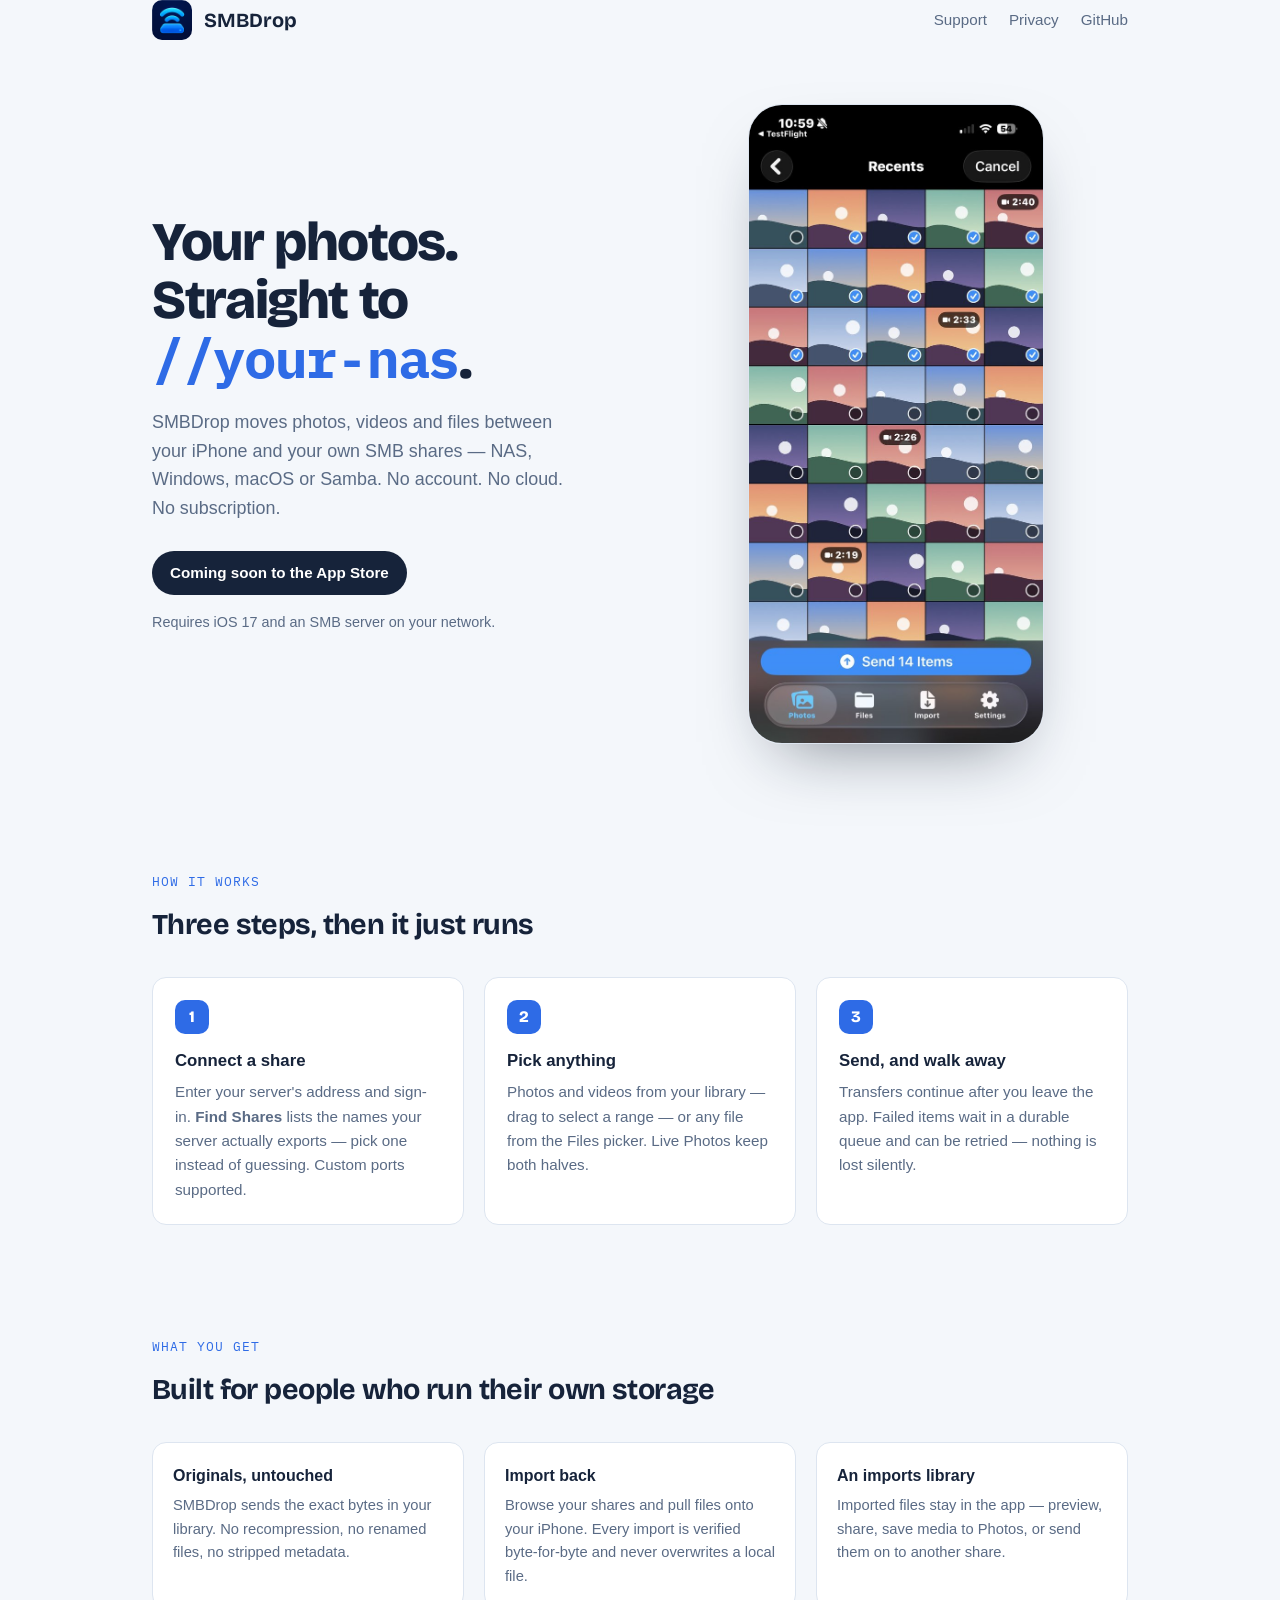
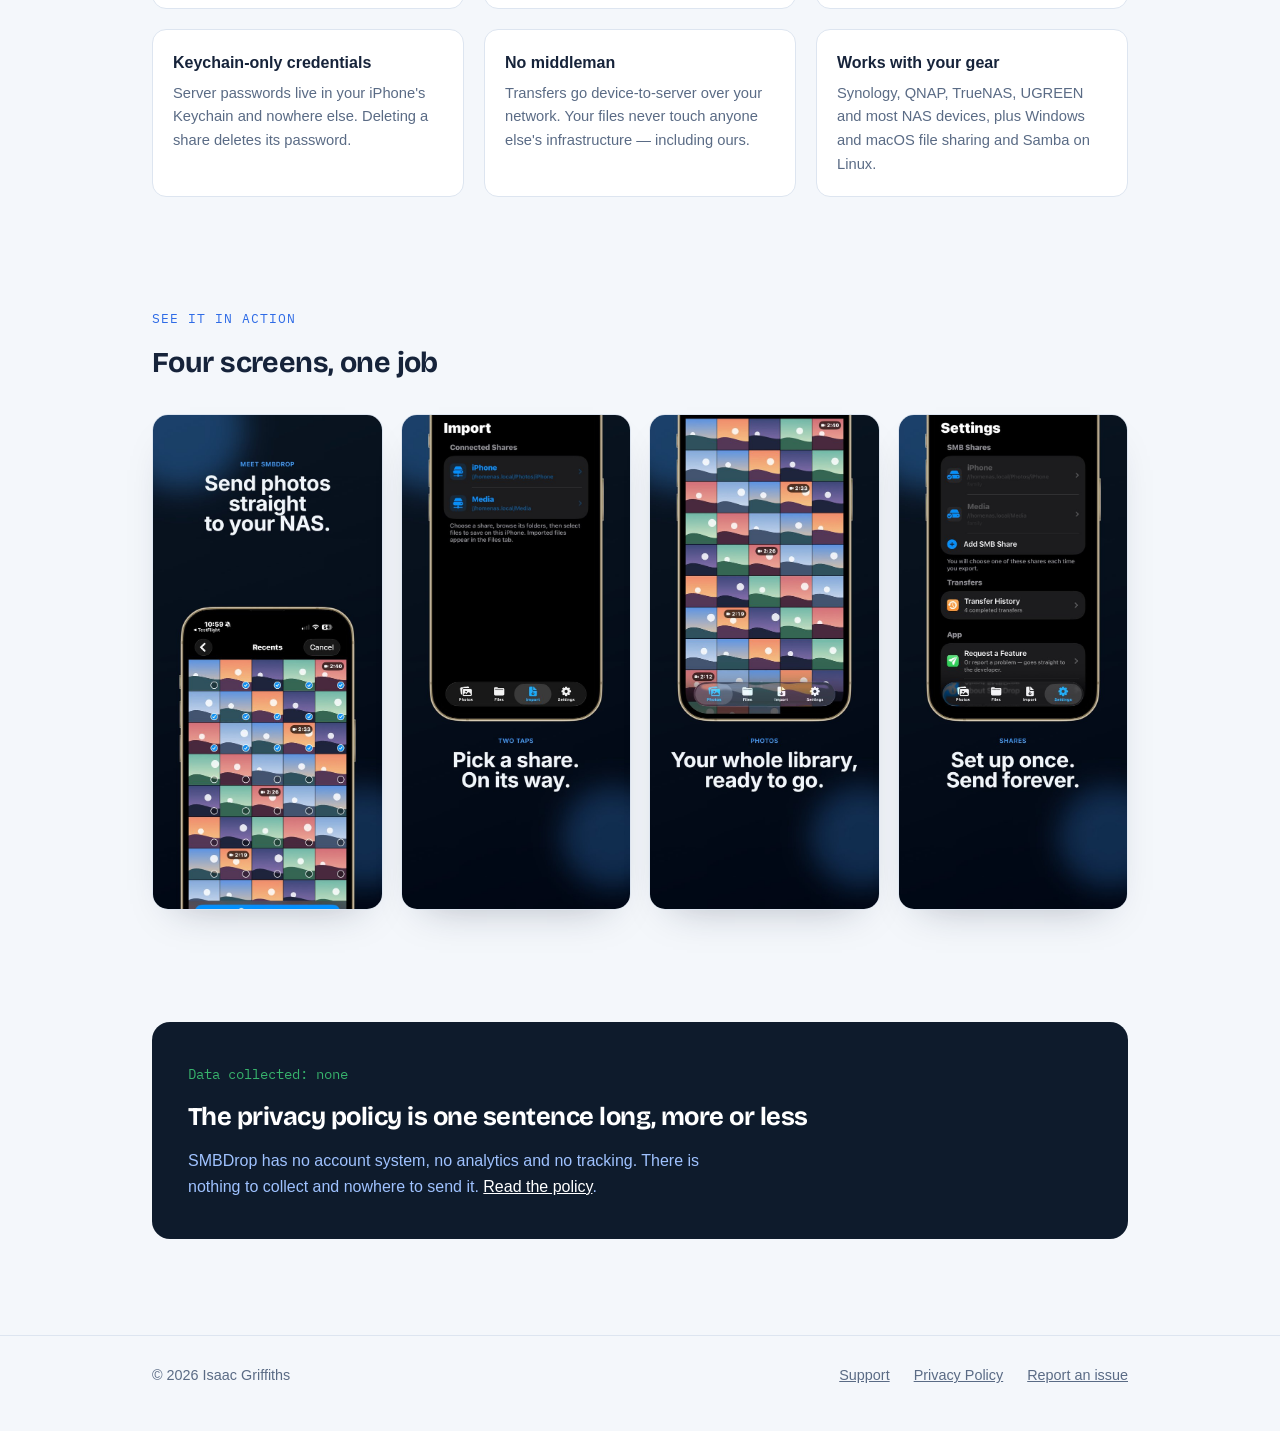
<file: index.html>
<!DOCTYPE html>
<html lang="en">
<head>
<meta charset="utf-8">
<meta name="viewport" content="width=device-width, initial-scale=1">
<title>SMBDrop — send photos and files to your own NAS</title>
<meta name="description" content="SMBDrop moves photos, videos and files between your iPhone and your own SMB shares. No account, no cloud, no subscription.">
<link rel="icon" type="image/png" sizes="64x64" href="icon-64.png">
<link rel="apple-touch-icon" href="icon-180.png">
<link rel="preconnect" href="https://fonts.googleapis.com">
<link rel="preconnect" href="https://fonts.gstatic.com" crossorigin>
<link href="https://fonts.googleapis.com/css2?family=Bricolage+Grotesque:wght@600;700;800&family=IBM+Plex+Mono:wght@400;600&display=swap" rel="stylesheet">
<link rel="stylesheet" href="styles.css">
</head>
<body>

<header class="wrap">
  <div class="nav">
    <img src="icon-180.png" alt="" width="40" height="40">
    <span class="name">SMBDrop</span>
    <nav>
      <a href="support.html">Support</a>
      <a href="privacy.html">Privacy</a>
      <a href="https://github.com/isaacgriffiths/SMBDrop">GitHub</a>
    </nav>
  </div>
</header>

<main class="wrap">
  <div class="hero">
    <div>
      <h1 class="display">Your photos.<br>Straight to <span class="path mono">//your&#8209;nas</span>.</h1>
      <p class="sub">SMBDrop moves photos, videos and files between your iPhone and your own SMB shares — NAS, Windows, macOS or Samba. No account. No cloud. No subscription.</p>
      <div class="actions">
        <span class="badge">Coming soon to the App&nbsp;Store</span>
        <span class="hint">Requires iOS 17 and an SMB server on your network.</span>
      </div>
    </div>

    <div class="hero-shot">
      <img src="shots/hero-app.jpg" alt="SMBDrop's photo picker with fourteen photos selected and a Send button ready" width="640" height="1391" fetchpriority="high">
    </div>
  </div>

  <section id="how">
    <p class="eyebrow">How it works</p>
    <h2 class="display">Three steps, then it just runs</h2>
    <div class="steps">
      <div class="step">
        <h3>Connect a share</h3>
        <p>Enter your server's address and sign-in. <strong>Find Shares</strong> lists the names your server actually exports — pick one instead of guessing. Custom ports supported.</p>
      </div>
      <div class="step">
        <h3>Pick anything</h3>
        <p>Photos and videos from your library — drag to select a range — or any file from the Files picker. Live Photos keep both halves.</p>
      </div>
      <div class="step">
        <h3>Send, and walk away</h3>
        <p>Transfers continue after you leave the app. Failed items wait in a durable queue and can be retried — nothing is lost silently.</p>
      </div>
    </div>
  </section>

  <section id="features">
    <p class="eyebrow">What you get</p>
    <h2 class="display">Built for people who run their own storage</h2>
    <div class="grid">
      <div class="cell"><h3>Originals, untouched</h3><p>SMBDrop sends the exact bytes in your library. No recompression, no renamed files, no stripped metadata.</p></div>
      <div class="cell"><h3>Import back</h3><p>Browse your shares and pull files onto your iPhone. Every import is verified byte-for-byte and never overwrites a local file.</p></div>
      <div class="cell"><h3>An imports library</h3><p>Imported files stay in the app — preview, share, save media to Photos, or send them on to another share.</p></div>
      <div class="cell"><h3>Keychain-only credentials</h3><p>Server passwords live in your iPhone's Keychain and nowhere else. Deleting a share deletes its password.</p></div>
      <div class="cell"><h3>No middleman</h3><p>Transfers go device-to-server over your network. Your files never touch anyone else's infrastructure — including ours.</p></div>
      <div class="cell"><h3>Works with your gear</h3><p>Synology, QNAP, TrueNAS, UGREEN and most NAS devices, plus Windows and macOS file sharing and Samba on Linux.</p></div>
    </div>
  </section>

  <section id="screens">
    <p class="eyebrow">See it in action</p>
    <h2 class="display">Four screens, one job</h2>
    <div class="shots">
      <img src="shots/send.jpg" alt="Selecting fourteen photos in SMBDrop with a Send button ready" loading="lazy" width="640" height="1385">
      <img src="shots/import.jpg" alt="The Import tab listing two connected SMB shares" loading="lazy" width="640" height="1385">
      <img src="shots/hero.jpg" alt="The photo library grid with photos and videos ready to send" loading="lazy" width="640" height="1385">
      <img src="shots/manage.jpg" alt="Settings with saved SMB shares and transfer history" loading="lazy" width="640" height="1385">
    </div>
  </section>

  <section>
    <div class="band">
      <p class="mono-line">Data collected: none</p>
      <h2>The privacy policy is one sentence long, more or less</h2>
      <p>SMBDrop has no account system, no analytics and no tracking. There is nothing to collect and nowhere to send it. <a href="privacy.html">Read the policy</a>.</p>
    </div>
  </section>
</main>

<footer>
  <div class="wrap cols">
    <span>© 2026 Isaac Griffiths</span>
    <span class="spacer"></span>
    <a href="support.html">Support</a>
    <a href="privacy.html">Privacy Policy</a>
    <a href="https://github.com/isaacgriffiths/SMBDrop/issues">Report an issue</a>
  </div>
</footer>

</body>
</html>
</file>
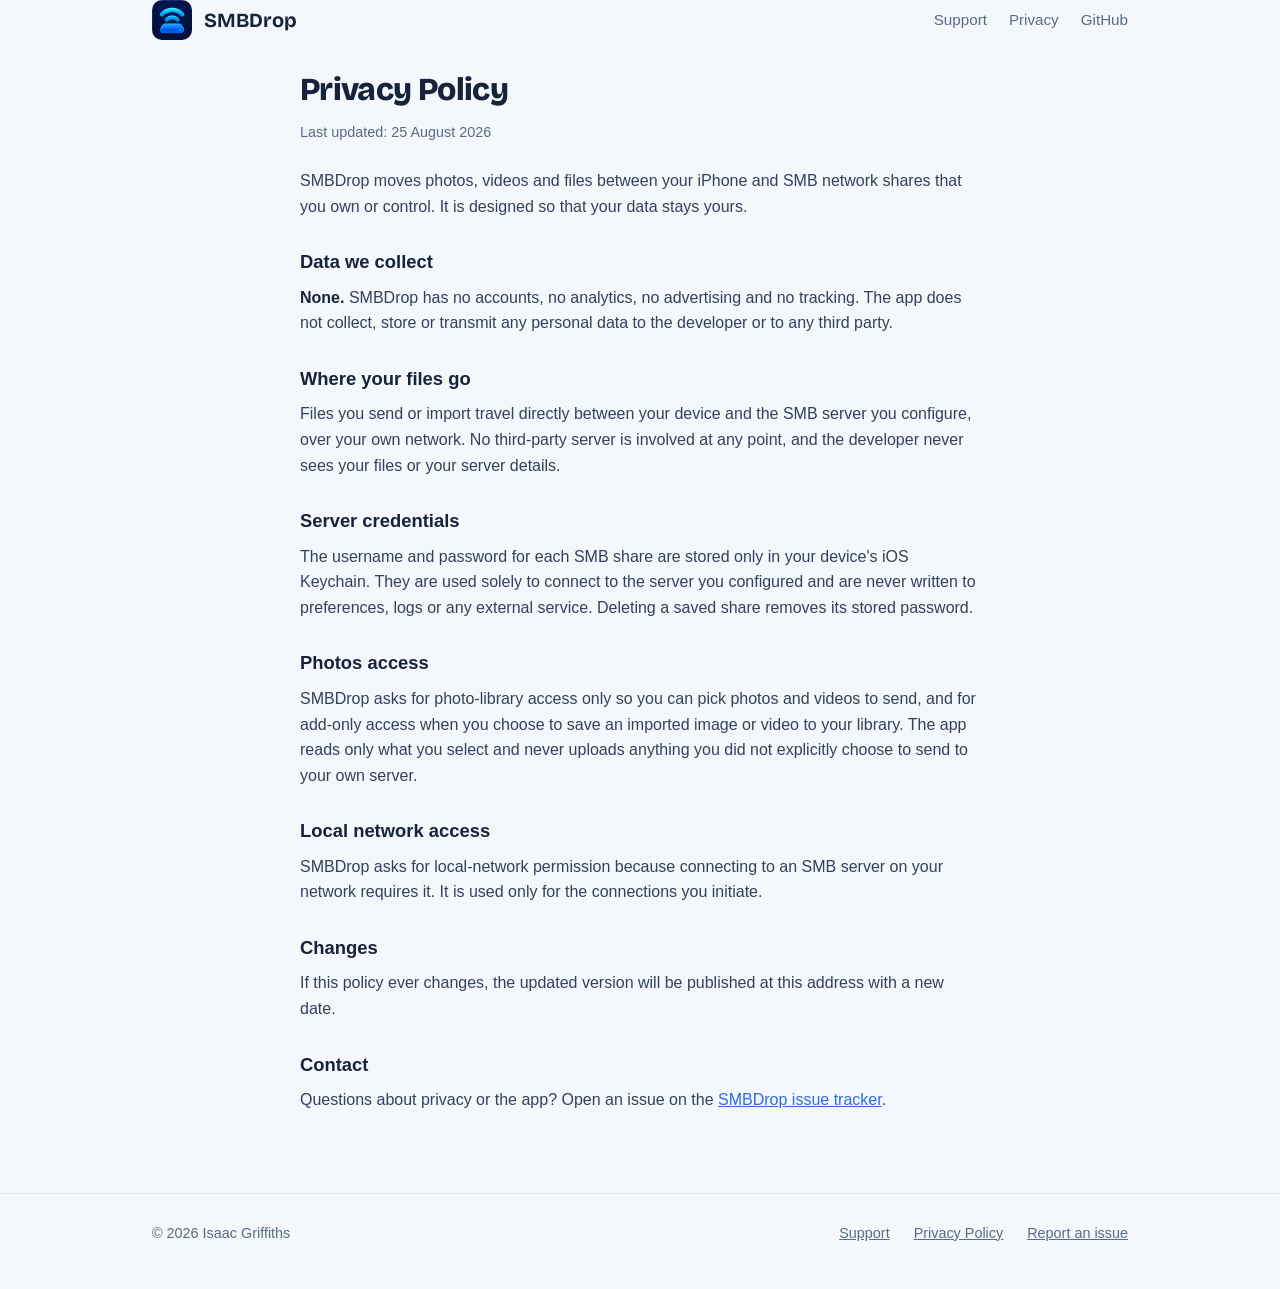
<file: privacy.html>
<!DOCTYPE html>
<html lang="en">
<head>
<meta charset="utf-8">
<meta name="viewport" content="width=device-width, initial-scale=1">
<title>SMBDrop — Privacy Policy</title>
<link rel="icon" type="image/png" sizes="64x64" href="icon-64.png">
<link rel="apple-touch-icon" href="icon-180.png">
<link rel="preconnect" href="https://fonts.googleapis.com">
<link rel="preconnect" href="https://fonts.gstatic.com" crossorigin>
<link href="https://fonts.googleapis.com/css2?family=Bricolage+Grotesque:wght@600;700;800&family=IBM+Plex+Mono:wght@400;600&display=swap" rel="stylesheet">
<link rel="stylesheet" href="styles.css">
</head>
<body>

<header class="wrap">
  <div class="nav">
    <a href="index.html" style="display:flex;align-items:center;gap:12px;text-decoration:none;color:inherit">
      <img src="icon-180.png" alt="" width="40" height="40">
      <span class="name">SMBDrop</span>
    </a>
    <nav>
      <a href="support.html">Support</a>
      <a href="privacy.html">Privacy</a>
      <a href="https://github.com/isaacgriffiths/SMBDrop">GitHub</a>
    </nav>
  </div>
</header>

<main class="wrap">
<article>
<h1>Privacy Policy</h1>
<p class="updated">Last updated: 25 August 2026</p>

<p>SMBDrop moves photos, videos and files between your iPhone and SMB network shares that you own or control. It is designed so that your data stays yours.</p>

<h2>Data we collect</h2>
<p><strong>None.</strong> SMBDrop has no accounts, no analytics, no advertising and no tracking. The app does not collect, store or transmit any personal data to the developer or to any third party.</p>

<h2>Where your files go</h2>
<p>Files you send or import travel directly between your device and the SMB server you configure, over your own network. No third-party server is involved at any point, and the developer never sees your files or your server details.</p>

<h2>Server credentials</h2>
<p>The username and password for each SMB share are stored only in your device's iOS Keychain. They are used solely to connect to the server you configured and are never written to preferences, logs or any external service. Deleting a saved share removes its stored password.</p>

<h2>Photos access</h2>
<p>SMBDrop asks for photo-library access only so you can pick photos and videos to send, and for add-only access when you choose to save an imported image or video to your library. The app reads only what you select and never uploads anything you did not explicitly choose to send to your own server.</p>

<h2>Local network access</h2>
<p>SMBDrop asks for local-network permission because connecting to an SMB server on your network requires it. It is used only for the connections you initiate.</p>

<h2>Changes</h2>
<p>If this policy ever changes, the updated version will be published at this address with a new date.</p>

<h2>Contact</h2>
<p>Questions about privacy or the app? Open an issue on the <a href="https://github.com/isaacgriffiths/SMBDrop/issues">SMBDrop issue tracker</a>.</p>
</article>
</main>

<footer>
  <div class="wrap cols">
    <span>© 2026 Isaac Griffiths</span>
    <span class="spacer"></span>
    <a href="support.html">Support</a>
    <a href="privacy.html">Privacy Policy</a>
    <a href="https://github.com/isaacgriffiths/SMBDrop/issues">Report an issue</a>
  </div>
</footer>

</body>
</html>
</file>
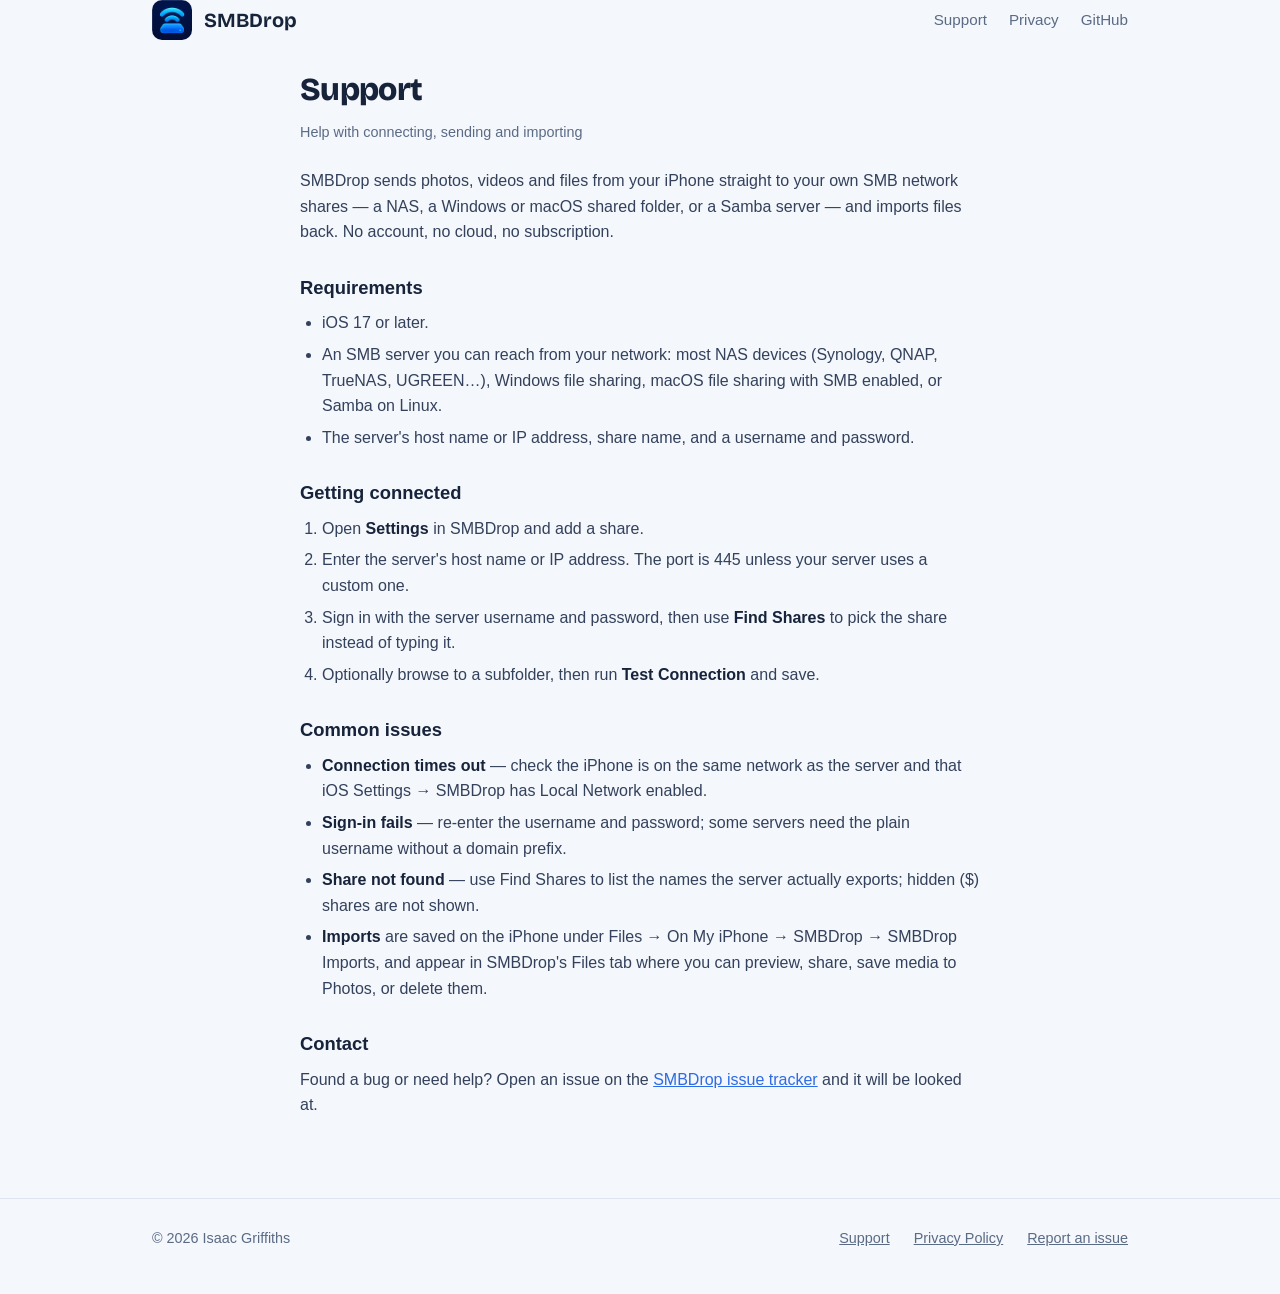
<file: support.html>
<!DOCTYPE html>
<html lang="en">
<head>
<meta charset="utf-8">
<meta name="viewport" content="width=device-width, initial-scale=1">
<title>SMBDrop — Support</title>
<link rel="icon" type="image/png" sizes="64x64" href="icon-64.png">
<link rel="apple-touch-icon" href="icon-180.png">
<link rel="preconnect" href="https://fonts.googleapis.com">
<link rel="preconnect" href="https://fonts.gstatic.com" crossorigin>
<link href="https://fonts.googleapis.com/css2?family=Bricolage+Grotesque:wght@600;700;800&family=IBM+Plex+Mono:wght@400;600&display=swap" rel="stylesheet">
<link rel="stylesheet" href="styles.css">
</head>
<body>

<header class="wrap">
  <div class="nav">
    <a href="index.html" style="display:flex;align-items:center;gap:12px;text-decoration:none;color:inherit">
      <img src="icon-180.png" alt="" width="40" height="40">
      <span class="name">SMBDrop</span>
    </a>
    <nav>
      <a href="support.html">Support</a>
      <a href="privacy.html">Privacy</a>
      <a href="https://github.com/isaacgriffiths/SMBDrop">GitHub</a>
    </nav>
  </div>
</header>

<main class="wrap">
<article>
<h1>Support</h1>
<p class="updated">Help with connecting, sending and importing</p>

<p>SMBDrop sends photos, videos and files from your iPhone straight to your own SMB network shares — a NAS, a Windows or macOS shared folder, or a Samba server — and imports files back. No account, no cloud, no subscription.</p>

<h2>Requirements</h2>
<ul>
  <li>iOS 17 or later.</li>
  <li>An SMB server you can reach from your network: most NAS devices (Synology, QNAP, TrueNAS, UGREEN…), Windows file sharing, macOS file sharing with SMB enabled, or Samba on Linux.</li>
  <li>The server's host name or IP address, share name, and a username and password.</li>
</ul>

<h2>Getting connected</h2>
<ol>
  <li>Open <strong>Settings</strong> in SMBDrop and add a share.</li>
  <li>Enter the server's host name or IP address. The port is 445 unless your server uses a custom one.</li>
  <li>Sign in with the server username and password, then use <strong>Find Shares</strong> to pick the share instead of typing it.</li>
  <li>Optionally browse to a subfolder, then run <strong>Test Connection</strong> and save.</li>
</ol>

<h2>Common issues</h2>
<ul>
  <li><strong>Connection times out</strong> — check the iPhone is on the same network as the server and that iOS Settings → SMBDrop has Local Network enabled.</li>
  <li><strong>Sign-in fails</strong> — re-enter the username and password; some servers need the plain username without a domain prefix.</li>
  <li><strong>Share not found</strong> — use Find Shares to list the names the server actually exports; hidden ($) shares are not shown.</li>
  <li><strong>Imports</strong> are saved on the iPhone under Files → On My iPhone → SMBDrop → SMBDrop Imports, and appear in SMBDrop's Files tab where you can preview, share, save media to Photos, or delete them.</li>
</ul>

<h2>Contact</h2>
<p>Found a bug or need help? Open an issue on the <a href="https://github.com/isaacgriffiths/SMBDrop/issues">SMBDrop issue tracker</a> and it will be looked at.</p>
</article>
</main>

<footer>
  <div class="wrap cols">
    <span>© 2026 Isaac Griffiths</span>
    <span class="spacer"></span>
    <a href="support.html">Support</a>
    <a href="privacy.html">Privacy Policy</a>
    <a href="https://github.com/isaacgriffiths/SMBDrop/issues">Report an issue</a>
  </div>
</footer>

</body>
</html>
</file>
<file: styles.css>
/* SMBDrop site — palette drawn from the app icon's deep blue */
:root {
  --paper: #f4f7fb;
  --ink: #16233a;
  --muted: #5a6b85;
  --panel: #0e1b2c;
  --panel-line: #21344e;
  --blue: #2e6be6;
  --sky: #9fc2ff;
  --green: #37b26c;
  --card: #ffffff;
  --line: #dde5f0;
}

* { margin: 0; padding: 0; box-sizing: border-box; }

html { scroll-behavior: smooth; }

body {
  background: var(--paper);
  color: var(--ink);
  font-family: -apple-system, BlinkMacSystemFont, "Segoe UI", Roboto, "Helvetica Neue", sans-serif;
  line-height: 1.6;
  -webkit-font-smoothing: antialiased;
}

.display { font-family: "Bricolage Grotesque", -apple-system, "Segoe UI", sans-serif; }
.mono { font-family: "IBM Plex Mono", ui-monospace, SFMono-Regular, Menlo, Consolas, monospace; }

.wrap { max-width: 1020px; margin: 0 auto; padding: 0 22px; }

/* Header */
header { padding: 20px 0; }
.nav { display: flex; align-items: center; gap: 12px; }
.nav img { width: 40px; height: 40px; border-radius: 10px; }
.nav .name {
  font-family: "Bricolage Grotesque", sans-serif;
  font-weight: 700; font-size: 1.25rem; letter-spacing: -0.01em;
}
.nav nav { margin-left: auto; display: flex; gap: 22px; }
.nav a { color: var(--muted); text-decoration: none; font-size: 0.95rem; }
.nav a:hover, .nav a:focus-visible { color: var(--blue); }
a:focus-visible { outline: 2px solid var(--blue); outline-offset: 3px; border-radius: 2px; }

/* Hero */
.hero { display: grid; grid-template-columns: 1fr 1fr; gap: 48px; align-items: center; padding: 64px 0 72px; }
.hero h1 {
  font-family: "Bricolage Grotesque", sans-serif;
  font-weight: 800; font-size: clamp(2.2rem, 5vw, 3.4rem);
  line-height: 1.06; letter-spacing: -0.025em;
}
.hero h1 .path { color: var(--blue); white-space: nowrap; }
.hero .sub { margin-top: 18px; font-size: 1.12rem; color: var(--muted); max-width: 42ch; }
.hero .actions { margin-top: 28px; display: flex; align-items: center; gap: 16px; flex-wrap: wrap; }
.badge {
  display: inline-block; padding: 10px 18px; border-radius: 999px;
  background: var(--ink); color: #fff; font-weight: 600; font-size: 0.95rem;
  text-decoration: none;
}
.hint { color: var(--muted); font-size: 0.9rem; }

/* Hero app screenshot */
.hero-shot { display: flex; justify-content: center; }
.hero-shot img {
  width: auto; max-width: 100%; max-height: 640px;
  border-radius: 34px;
  border: 1px solid var(--line);
  box-shadow: 0 30px 70px -32px rgba(14, 27, 44, 0.55);
}

/* Transfer ledger — the signature (kept for reuse) */
.ledger {
  background: var(--panel); border-radius: 16px; padding: 22px 20px 18px;
  color: var(--sky); box-shadow: 0 24px 60px -28px rgba(14, 27, 44, 0.55);
  font-size: 0.82rem;
}
.ledger .dest {
  color: #fff; font-weight: 600; padding-bottom: 12px; margin-bottom: 6px;
  border-bottom: 1px solid var(--panel-line); font-size: 0.85rem;
}
.ledger .dest .arrow { color: var(--green); }
.row { display: grid; grid-template-columns: minmax(0, 1fr) 92px 44px; gap: 12px; align-items: center; padding: 8px 0; }
.row .file { overflow: hidden; text-overflow: ellipsis; white-space: nowrap; }
.bar { height: 5px; background: var(--panel-line); border-radius: 3px; overflow: hidden; }
.bar i { display: block; height: 100%; background: var(--blue); border-radius: 3px; width: 0; animation: fill 2.6s ease-out forwards; }
.row .pct { text-align: right; color: var(--muted); }
.row.done .pct { color: var(--green); }
.row.done .bar i { background: var(--green); }
.r1 i { animation-delay: 0.2s; }
.r2 i { animation-delay: 0.9s; }
.r3 i { animation-delay: 1.7s; }
.r4 i { animation-delay: 2.6s; animation-duration: 3.4s; }
.ledger .foot { margin-top: 10px; padding-top: 12px; border-top: 1px solid var(--panel-line); color: var(--muted); font-size: 0.78rem; }

@keyframes fill { from { width: 0; } to { width: 100%; } }
@media (prefers-reduced-motion: reduce) {
  .bar i { animation: none; width: 100%; }
  html { scroll-behavior: auto; }
}

/* Sections */
section { padding: 56px 0; }
.eyebrow {
  font-family: "IBM Plex Mono", monospace; font-size: 0.8rem; letter-spacing: 0.08em;
  text-transform: uppercase; color: var(--blue); margin-bottom: 10px;
}
h2.display { font-weight: 700; font-size: 1.8rem; letter-spacing: -0.02em; margin-bottom: 28px; }

/* Steps — a real sequence */
.steps { display: grid; grid-template-columns: repeat(3, 1fr); gap: 20px; counter-reset: step; }
.step { background: var(--card); border: 1px solid var(--line); border-radius: 14px; padding: 22px; }
.step::before {
  counter-increment: step; content: counter(step);
  font-family: "Bricolage Grotesque", sans-serif; font-weight: 800;
  display: inline-flex; width: 34px; height: 34px; border-radius: 10px;
  background: var(--blue); color: #fff; align-items: center; justify-content: center;
  margin-bottom: 14px;
}
.step h3 { font-size: 1.05rem; margin-bottom: 6px; }
.step p { color: var(--muted); font-size: 0.95rem; }
.step code { font-family: "IBM Plex Mono", monospace; font-size: 0.85em; color: var(--blue); }

/* Feature grid */
.grid { display: grid; grid-template-columns: repeat(3, 1fr); gap: 20px; }
.cell { background: var(--card); border: 1px solid var(--line); border-radius: 14px; padding: 20px; }
.cell h3 { font-size: 1rem; margin-bottom: 6px; }
.cell p { color: var(--muted); font-size: 0.92rem; }

/* Screenshot strip */
.shots {
  display: grid; grid-template-columns: repeat(4, 1fr); gap: 18px;
}
.shots img {
  width: 100%; height: auto; border-radius: 16px;
  border: 1px solid var(--line);
  box-shadow: 0 18px 40px -24px rgba(22, 35, 58, 0.35);
}
@media (max-width: 800px) {
  .shots { grid-template-columns: repeat(2, 1fr); gap: 14px; }
}

/* Privacy band */
.band { background: var(--panel); border-radius: 18px; padding: 40px 36px; color: #fff; }
.band .mono-line { font-family: "IBM Plex Mono", monospace; color: var(--green); font-size: 0.9rem; margin-bottom: 12px; }
.band h2 { font-family: "Bricolage Grotesque", sans-serif; font-weight: 700; font-size: 1.6rem; letter-spacing: -0.02em; margin-bottom: 10px; }
.band p { color: var(--sky); max-width: 60ch; }
.band a { color: #fff; }

/* Article pages (privacy / support) */
article { max-width: 680px; margin: 0 auto; padding: 24px 0 40px; }
article h1 { font-family: "Bricolage Grotesque", sans-serif; font-weight: 800; letter-spacing: -0.02em; font-size: 2rem; margin-bottom: 6px; }
article .updated { color: var(--muted); font-size: 0.9rem; margin-bottom: 24px; }
article h2 { font-size: 1.15rem; margin: 28px 0 8px; }
article p, article li { color: #33415c; }
article ul, article ol { padding-left: 22px; }
article li { margin-bottom: 6px; }
article a { color: var(--blue); }
article strong { color: var(--ink); }

/* Footer */
footer { border-top: 1px solid var(--line); margin-top: 40px; padding: 28px 0 44px; color: var(--muted); font-size: 0.9rem; }
footer .cols { display: flex; gap: 24px; flex-wrap: wrap; align-items: center; }
footer a { color: var(--muted); }
footer a:hover { color: var(--blue); }
footer .spacer { flex: 1; }

@media (max-width: 800px) {
  .hero { grid-template-columns: 1fr; padding: 40px 0 48px; }
  .hero-shot img { max-height: 520px; }
  .steps, .grid { grid-template-columns: 1fr; }
  .nav nav { gap: 14px; }
}
</file>
